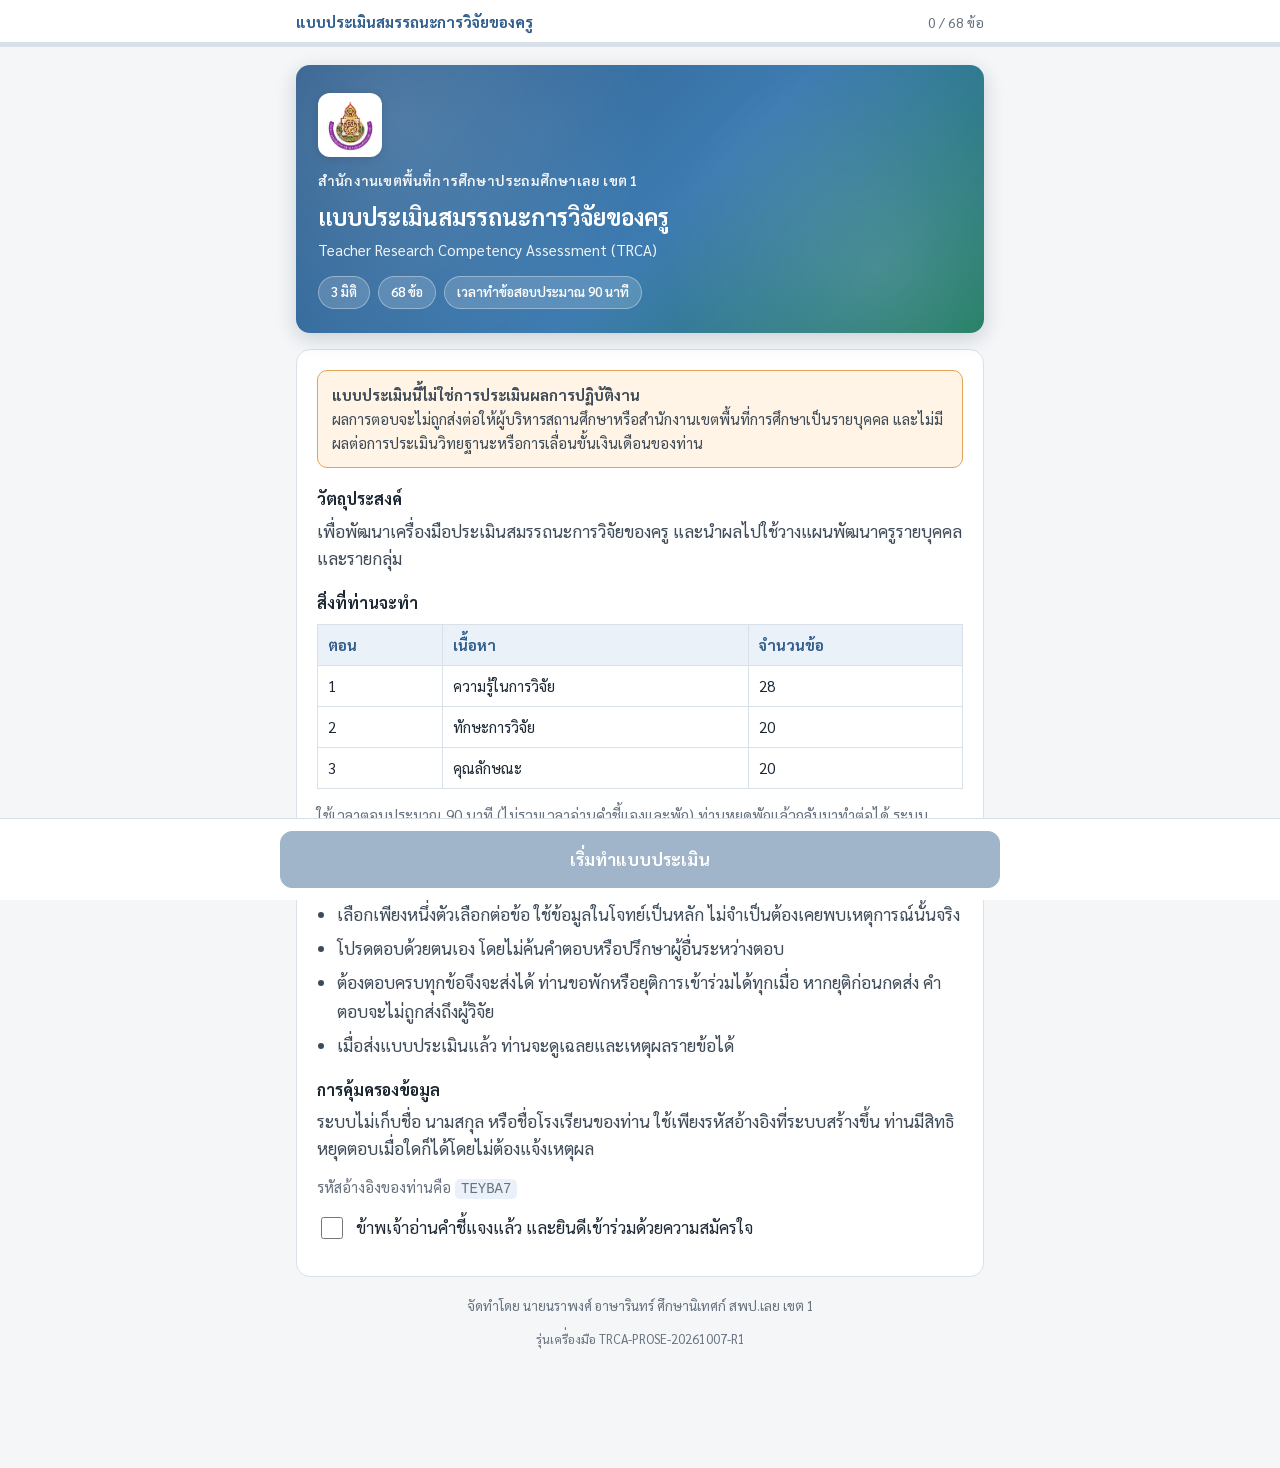
<file: index.html>
<!DOCTYPE html>
<html lang="th" data-theme="light">
<head>
<meta charset="utf-8">
<meta name="viewport" content="width=device-width, initial-scale=1, viewport-fit=cover">
<title>แบบประเมินสมรรถนะการวิจัยของครู (TRCA)</title>
<meta name="robots" content="noindex, nofollow">
<meta name="description" content="แบบประเมินสมรรถนะการวิจัยของครู 3 มิติ พัฒนาด้วยแผนที่โครงสร้างและการวัดแบบราสช์">
<link rel="stylesheet" href="css/style.css">
<link rel="preconnect" href="https://fonts.googleapis.com">
<link rel="preconnect" href="https://fonts.gstatic.com" crossorigin>
<link href="https://fonts.googleapis.com/css2?family=Sarabun:wght@400;600;700&display=swap" rel="stylesheet">
<script src="config.js"></script>
</head>
<body>

<header>
  <div class="bar">
    <span class="t" id="ptitle">แบบประเมินสมรรถนะการวิจัยของครู</span>
    <span class="c" id="pcount"></span>
  </div>
  <div class="prog"><i id="pbar" style="width:0%"></i></div>
</header>

<main id="main"></main>
<div class="actions"><div id="actions"></div></div>

<noscript>
  <div style="padding:24px">ระบบนี้ต้องเปิดใช้งาน JavaScript จึงจะทำงานได้ กรุณาเปิดใช้งานแล้วโหลดหน้านี้ใหม่</div>
</noscript>

<script type="module" src="js/app.js"></script>
</body>
</html>
</file>
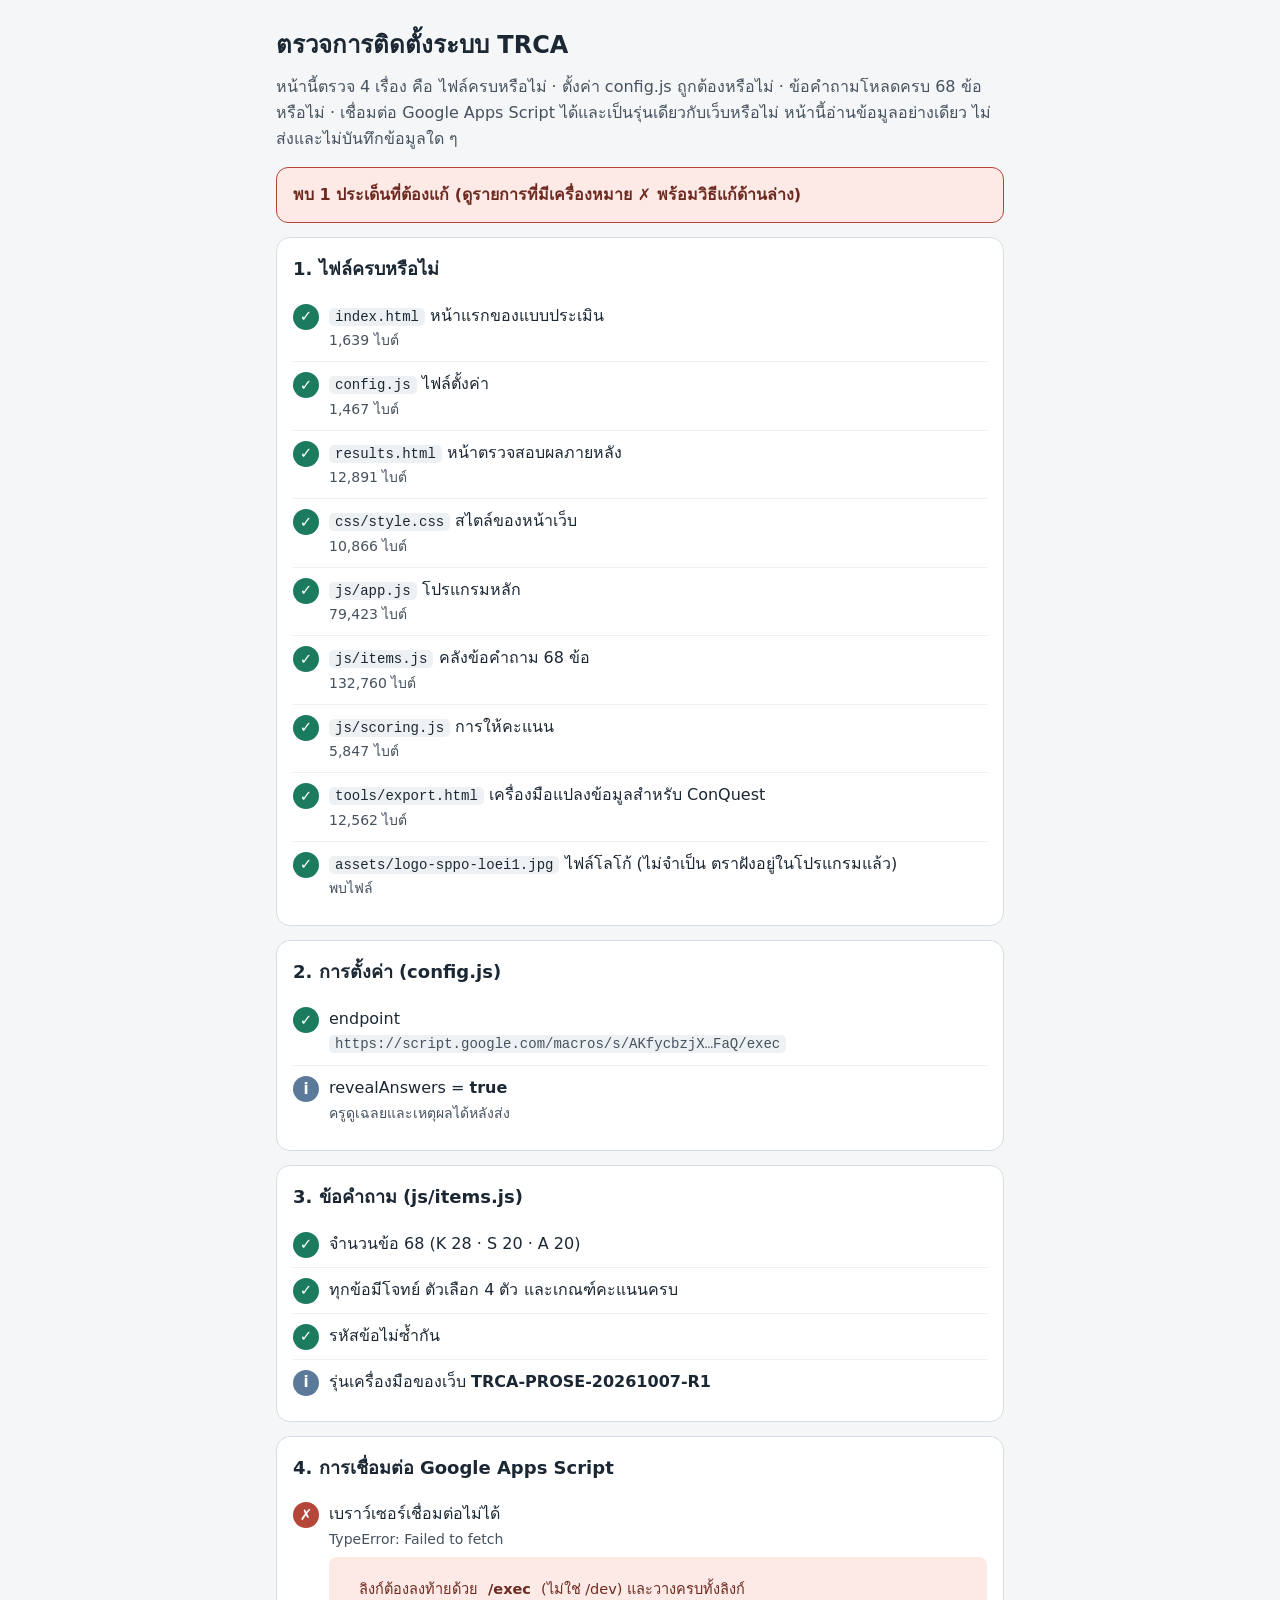
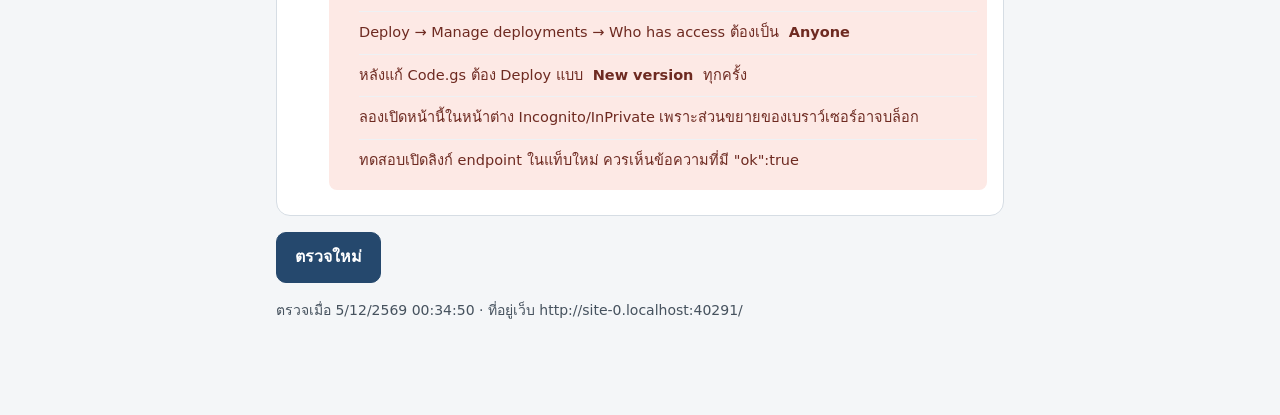
<file: check.html>
<!DOCTYPE html>
<html lang="th">
<head>
<meta charset="utf-8">
<meta name="viewport" content="width=device-width, initial-scale=1">
<meta name="robots" content="noindex, nofollow">
<title>ตรวจการติดตั้ง — TRCA</title>
<style>
  :root{--ink:#1b2733;--ink2:#46525e;--ok:#1c7a5e;--okbg:#e9f4ef;--bad:#b5473a;--badbg:#fde9e5;--warn:#8a5a00;--warnbg:#fff3dc;--line:#d6dde4}
  *{box-sizing:border-box}
  body{margin:0;background:#f4f6f8;color:var(--ink);font:16px/1.65 "Sarabun","Noto Sans Thai","Tahoma",system-ui,sans-serif}
  main{max-width:760px;margin:0 auto;padding:20px 16px 80px}
  h1{font-size:24px;margin:6px 0 8px}
  h2{font-size:18px;margin:0 0 10px}
  .lead{color:var(--ink2);margin:0 0 14px}
  section{background:#fff;border:1.5px solid var(--line);border-radius:14px;padding:16px;margin:14px 0}
  ul{list-style:none;margin:0;padding:0}
  li{display:flex;gap:10px;padding:9px 0;border-top:1px solid #eef1f4;align-items:flex-start}
  li:first-child{border-top:none}
  .ic{flex:0 0 26px;height:26px;border-radius:50%;display:grid;place-items:center;font-weight:700;font-size:15px;color:#fff;margin-top:1px}
  .ic.ok{background:var(--ok)} .ic.bad{background:var(--bad)} .ic.wait{background:#9aa5b1} .ic.info{background:#5b7a99} .ic.skip{background:#9aa5b1}
  .tx{flex:1;min-width:0;word-break:break-word}
  .tx small{display:block;color:var(--ink2);font-size:14px}
  .fix{margin:6px 0 0;padding:8px 10px;border-radius:8px;background:var(--badbg);color:#6e2a21;font-size:14.5px}
  .fix ol{margin:4px 0 0;padding-left:20px}
  .sum{padding:14px 16px;border-radius:12px;font-weight:600;border:1.5px solid var(--line);background:#fff}
  .sum.ok{background:var(--okbg);border-color:var(--ok);color:#0f5640}
  .sum.bad{background:var(--badbg);border-color:var(--bad);color:#6e2a21}
  .warnbox{padding:12px 14px;border-radius:10px;background:var(--warnbg);color:var(--warn);margin:0 0 12px;font-size:15px}
  button{font:inherit;font-weight:600;padding:11px 18px;border-radius:10px;border:1.5px solid #25486d;background:#25486d;color:#fff;cursor:pointer}
  button:focus-visible{outline:3px solid #7aa6d6;outline-offset:2px}
  code{background:#eef1f4;padding:1px 6px;border-radius:5px;font-size:14px;word-break:break-all}
  .meta{color:var(--ink2);font-size:14px;margin-top:14px}
</style>
<script src="../config.js"></script>
</head>
<body>
<main>
  <h1>ตรวจการติดตั้งระบบ TRCA</h1>
  <p class="lead">หน้านี้ตรวจ 4 เรื่อง คือ ไฟล์ครบหรือไม่ · ตั้งค่า config.js ถูกต้องหรือไม่ · ข้อคำถามโหลดครบ 68 ข้อหรือไม่ · เชื่อมต่อ Google Apps Script ได้และเป็นรุ่นเดียวกับเว็บหรือไม่
     หน้านี้อ่านข้อมูลอย่างเดียว ไม่ส่งและไม่บันทึกข้อมูลใด ๆ</p>
  <div id="fileWarn" class="warnbox" hidden>ท่านเปิดไฟล์นี้จากเครื่องของท่านโดยตรง ผลตรวจจะผิดพลาด ให้เปิดผ่านลิงก์ https:// ของ GitHub Pages แทน เช่น https://ชื่อผู้ใช้.github.io/trca-assessment/tools/check.html</div>
  <div id="sum" class="sum" role="status" aria-live="polite">กำลังตรวจ…</div>

  <section><h2>1. ไฟล์ครบหรือไม่</h2><ul id="l1"></ul></section>
  <section><h2>2. การตั้งค่า (config.js)</h2><ul id="l2"></ul></section>
  <section><h2>3. ข้อคำถาม (js/items.js)</h2><ul id="l3"></ul></section>
  <section><h2>4. การเชื่อมต่อ Google Apps Script</h2><ul id="l4"></ul></section>

  <p><button id="again" type="button">ตรวจใหม่</button></p>
  <p class="meta" id="meta"></p>
</main>

<script>
const BASE = new URL('../', location.href);
const ITEMS_VERSION = '3.1.0';          // ต้องตรงกับ ?v= ที่ js/app.js ใช้ import items.js
const REQUIRED = [
  ['index.html', 'หน้าแรกของแบบประเมิน', 800],
  ['config.js', 'ไฟล์ตั้งค่า', 30],
  ['results.html', 'หน้าตรวจสอบผลภายหลัง', 3000],
  ['css/style.css', 'สไตล์ของหน้าเว็บ', 3000],
  ['js/app.js', 'โปรแกรมหลัก', 30000],
  ['js/items.js', 'คลังข้อคำถาม 68 ข้อ', 100000],
  ['js/scoring.js', 'การให้คะแนน', 2000],
  ['tools/export.html', 'เครื่องมือแปลงข้อมูลสำหรับ ConQuest', 5000]
];
const OPTIONAL = [['assets/logo-sppo-loei1.jpg', 'ไฟล์โลโก้ (ไม่จำเป็น ตราฝังอยู่ในโปรแกรมแล้ว)']];
const $ = s => document.querySelector(s);
const esc = s => String(s).replace(/[&<>"]/g, c => ({ '&': '&amp;', '<': '&lt;', '>': '&gt;', '"': '&quot;' }[c]));
let problems = 0;

function row(list, kind, html, fix) {
  const li = document.createElement('li');
  const mark = { ok: '✓', bad: '✗', wait: '…', info: 'i', skip: '–' }[kind];
  li.innerHTML = `<span class="ic ${kind}">${mark}</span><div class="tx">${html}${fix ? `<div class="fix">${fix}</div>` : ''}</div>`;
  list.appendChild(li);
  if (kind === 'bad') problems++;
  return li;
}

async function checkFiles() {
  const list = $('#l1');
  for (const [path, label, minSize] of REQUIRED) {
    try {
      const r = await fetch(new URL(path, BASE), { cache: 'no-store' });
      if (!r.ok) {
        row(list, 'bad', `<code>${esc(path)}</code> ${esc(label)}<small>ไม่พบไฟล์ (รหัส ${r.status})</small>`,
          `ไฟล์นี้ไม่อยู่ในตำแหน่งที่ถูกต้อง เปิด repository ใน GitHub แล้วตรวจว่า <b>${esc(path)}</b> อยู่ในระดับเดียวกับ index.html (ไม่ซ้อนอยู่ในโฟลเดอร์อื่น) ถ้าไม่มี ให้อัปโหลดไฟล์นี้อีกครั้ง`);
        continue;
      }
      const size = (await r.blob()).size;
      if (size < minSize) {
        row(list, 'bad', `<code>${esc(path)}</code> ${esc(label)}<small>พบไฟล์ แต่ขนาดเพียง ${size.toLocaleString('th-TH')} ไบต์ เล็กผิดปกติ</small>`,
          `ไฟล์น่าจะอัปโหลดไม่ครบหรือถูกตัดทอน ให้อัปโหลดไฟล์ <b>${esc(path)}</b> จากชุดไฟล์สมบูรณ์ใหม่อีกครั้ง`);
      } else {
        row(list, 'ok', `<code>${esc(path)}</code> ${esc(label)}<small>${size.toLocaleString('th-TH')} ไบต์</small>`);
      }
    } catch (e) {
      row(list, 'bad', `<code>${esc(path)}</code> ${esc(label)}<small>อ่านไฟล์ไม่ได้ (${esc(e.message || e)})</small>`);
    }
  }
  for (const [path, label] of OPTIONAL) {
    try {
      const r = await fetch(new URL(path, BASE), { cache: 'no-store' });
      row(list, r.ok ? 'ok' : 'skip', `<code>${esc(path)}</code> ${esc(label)}<small>${r.ok ? 'พบไฟล์' : 'ไม่พบ ไม่มีผลต่อการทำงาน'}</small>`);
    } catch (e) { row(list, 'skip', `<code>${esc(path)}</code> ${esc(label)}<small>ไม่พบ ไม่มีผลต่อการทำงาน</small>`); }
  }
}

function endpointState() {
  const cfg = window.TRCA_CONFIG;
  const list = $('#l2');
  if (!cfg) {
    row(list, 'bad', 'อ่าน <code>config.js</code> ไม่ได้ จึงไม่มีค่าตั้งค่า', 'ตรวจข้อ 1 ว่าไฟล์ config.js อยู่ในตำแหน่งเดียวกับ index.html และมีเนื้อหาครบ');
    return { cfg: null, valid: false };
  }
  const ep = String(cfg.endpoint || '').trim();
  let valid = false;
  if (!ep) {
    row(list, 'bad', 'endpoint <small>ยังเว้นว่าง</small>',
      '<ol><li>เปิดไฟล์ <b>config.js</b> ใน GitHub (คลิกชื่อไฟล์ แล้วกดไอคอนดินสอ)</li><li>วางลิงก์ Web app ของ Apps Script ระหว่างเครื่องหมาย \' \' ที่บรรทัด endpoint</li><li>กด Commit changes แล้วรอ 1–2 นาที จากนั้นกด “ตรวจใหม่”</li></ol>');
  } else if (/\/dev$/.test(ep)) {
    row(list, 'bad', `endpoint <small><code>${esc(ep.slice(0, 40))}…${esc(ep.slice(-6))}</code></small>`,
      'ลิงก์นี้ลงท้ายด้วย <b>/dev</b> ซึ่งใช้ได้เฉพาะเจ้าของสคริปต์ ครูส่งข้อมูลไม่ได้ ให้ใช้ลิงก์ที่ลงท้ายด้วย <b>/exec</b> (Deploy → Manage deployments → คัดลอก Web app URL)');
  } else if (!/^https:\/\/script\.google\.com\/macros\/s\/[\w-]+\/exec$/.test(ep)) {
    row(list, 'bad', `endpoint <small><code>${esc(ep.slice(0, 60))}${ep.length > 60 ? '…' : ''}</code></small>`,
      'รูปแบบลิงก์ไม่ถูกต้อง ต้องเป็น <b>https://script.google.com/macros/s/…/exec</b> ตรวจว่าวางครบ ไม่มีช่องว่างหรือขึ้นบรรทัดใหม่แทรกในลิงก์');
  } else {
    valid = true;
    row(list, 'ok', `endpoint <small><code>${esc(ep.slice(0, 44))}…${esc(ep.slice(-8))}</code></small>`);
  }
  row(list, 'info', `revealAnswers = <b>${cfg.revealAnswers === false ? 'false' : 'true'}</b><small>${cfg.revealAnswers === false ? 'ยังไม่แสดงเฉลยหลังส่ง' : 'ครูดูเฉลยและเหตุผลได้หลังส่ง'}</small>`);
  return { cfg, valid, ep };
}

async function checkItems() {
  const list = $('#l3');
  try {
    const m = await import(new URL('js/items.js?v=' + ITEMS_VERSION, BASE).href);
    const I = m.ITEMS, by = d => I.filter(i => i.dim === d).length;
    const codes = new Set(I.map(i => i.code));
    const okCount = I.length === 68 && by('K') === 28 && by('S') === 20 && by('A') === 20;
    row(list, okCount ? 'ok' : 'bad', `จำนวนข้อ ${I.length} (K ${by('K')} · S ${by('S')} · A ${by('A')})`, okCount ? '' : 'ต้องมี 68 ข้อ (K 28, S 20, A 20) ให้อัปโหลด js/items.js จากชุดไฟล์สมบูรณ์ใหม่');
    const okOpt = I.every(i => i.options && i.options.length === 4 && i.scores && i.scores.length === 4 && i.stem && i.stem.length > 20);
    row(list, okOpt ? 'ok' : 'bad', 'ทุกข้อมีโจทย์ ตัวเลือก 4 ตัว และเกณฑ์คะแนนครบ', okOpt ? '' : 'พบข้อที่ข้อมูลไม่ครบ ให้อัปโหลด js/items.js ใหม่');
    row(list, codes.size === 68 ? 'ok' : 'bad', 'รหัสข้อไม่ซ้ำกัน');
    row(list, 'info', `รุ่นเครื่องมือของเว็บ <b>${esc(m.INSTRUMENT_VERSION)}</b>`);
    return m.INSTRUMENT_VERSION;
  } catch (e) {
    row(list, 'bad', `โหลด <code>js/items.js</code> ไม่ได้<small>${esc(e.message || e)}</small>`, 'ตรวจข้อ 1 ว่าไฟล์อยู่ครบและขนาดปกติ แล้วอัปโหลดใหม่');
    return null;
  }
}

async function checkServer(state, version) {
  const list = $('#l4');
  if (!state.valid) { row(list, 'skip', 'ข้ามการตรวจ เพราะยังไม่มีลิงก์ endpoint ที่ใช้ได้ (ดูข้อ 2)'); return; }
  const ctl = new AbortController();
  const timer = setTimeout(() => ctl.abort(), 20000);
  try {
    const r = await fetch(state.ep, { cache: 'no-store', signal: ctl.signal });
    const text = await r.text();
    let j = null; try { j = JSON.parse(text); } catch (e) { /* ไม่ใช่ JSON */ }
    if (j && j.ok === true && j.service === 'TRCA') {
      row(list, 'ok', 'เชื่อมต่อ Google Apps Script ได้ และตอบกลับถูกต้อง');
      if (j.instrument === version && version) {
        row(list, 'ok', `Code.gs เป็นรุ่นเดียวกับเว็บ <small>${esc(j.instrument)}</small>`);
      } else {
        row(list, 'bad', `Code.gs รุ่น <b>${esc(j.instrument || 'ไม่ระบุ (รุ่นเก่า)')}</b> ไม่ตรงกับเว็บรุ่น <b>${esc(version || '?')}</b>`,
          '<ol><li>เปิดไฟล์ server/Code.gs ใหม่จากชุดไฟล์สมบูรณ์ คัดลอกทั้งหมดไปวางทับใน Apps Script แล้วกด Save</li><li>Deploy → Manage deployments → ไอคอนดินสอ → Version: <b>New version</b> → Deploy</li><li>กด “ตรวจใหม่”</li></ol>แม้ยังไม่ตรงรุ่น ระบบจะปฏิเสธข้อมูลของครูทุกคนจนกว่าจะแก้');
      }
    } else {
      row(list, 'bad', 'ได้หน้าอื่นที่ไม่ใช่คำตอบจาก Code.gs', 'มักเกิดจากตั้งสิทธิ์ Web app ไม่เป็น <b>Anyone</b> (Deploy → Manage deployments → Who has access = Anyone) หรือโค้ดใน Apps Script ยังไม่ใช่ไฟล์ Code.gs ของระบบนี้');
    }
  } catch (e) {
    const timeout = e && e.name === 'AbortError';
    row(list, 'bad', timeout ? 'ไม่มีการตอบกลับภายใน 20 วินาที' : 'เบราว์เซอร์เชื่อมต่อไม่ได้ <small>TypeError: Failed to fetch</small>',
      '<ol><li>ลิงก์ต้องลงท้ายด้วย <b>/exec</b> (ไม่ใช่ /dev) และวางครบทั้งลิงก์</li><li>Deploy → Manage deployments → Who has access ต้องเป็น <b>Anyone</b></li><li>หลังแก้ Code.gs ต้อง Deploy แบบ <b>New version</b> ทุกครั้ง</li><li>ลองเปิดหน้านี้ในหน้าต่าง Incognito/InPrivate เพราะส่วนขยายของเบราว์เซอร์อาจบล็อก</li><li>ทดสอบเปิดลิงก์ endpoint ในแท็บใหม่ ควรเห็นข้อความที่มี "ok":true</li></ol>');
  } finally { clearTimeout(timer); }
}

async function run() {
  problems = 0;
  ['#l1', '#l2', '#l3', '#l4'].forEach(s => { $(s).innerHTML = ''; });
  $('#sum').className = 'sum'; $('#sum').textContent = 'กำลังตรวจ…';
  $('#fileWarn').hidden = location.protocol !== 'file:';
  await checkFiles();
  const state = endpointState();
  const version = await checkItems();
  await checkServer(state, version);
  const s = $('#sum');
  if (problems === 0) { s.className = 'sum ok'; s.textContent = 'ผ่านทุกข้อ ระบบพร้อมเก็บข้อมูล แนะนำให้ทดสอบตอบจนส่งสำเร็จอีกหนึ่งรอบ แล้วลบแถวข้อมูลทดสอบในชีตก่อนแจกครู'; }
  else { s.className = 'sum bad'; s.textContent = `พบ ${problems} ประเด็นที่ต้องแก้ (ดูรายการที่มีเครื่องหมาย ✗ พร้อมวิธีแก้ด้านล่าง)`; }
  $('#meta').textContent = `ตรวจเมื่อ ${new Date().toLocaleString('th-TH')} · ที่อยู่เว็บ ${BASE.href}`;
}
$('#again').onclick = run;
run();
</script>
</body>
</html>
</file>
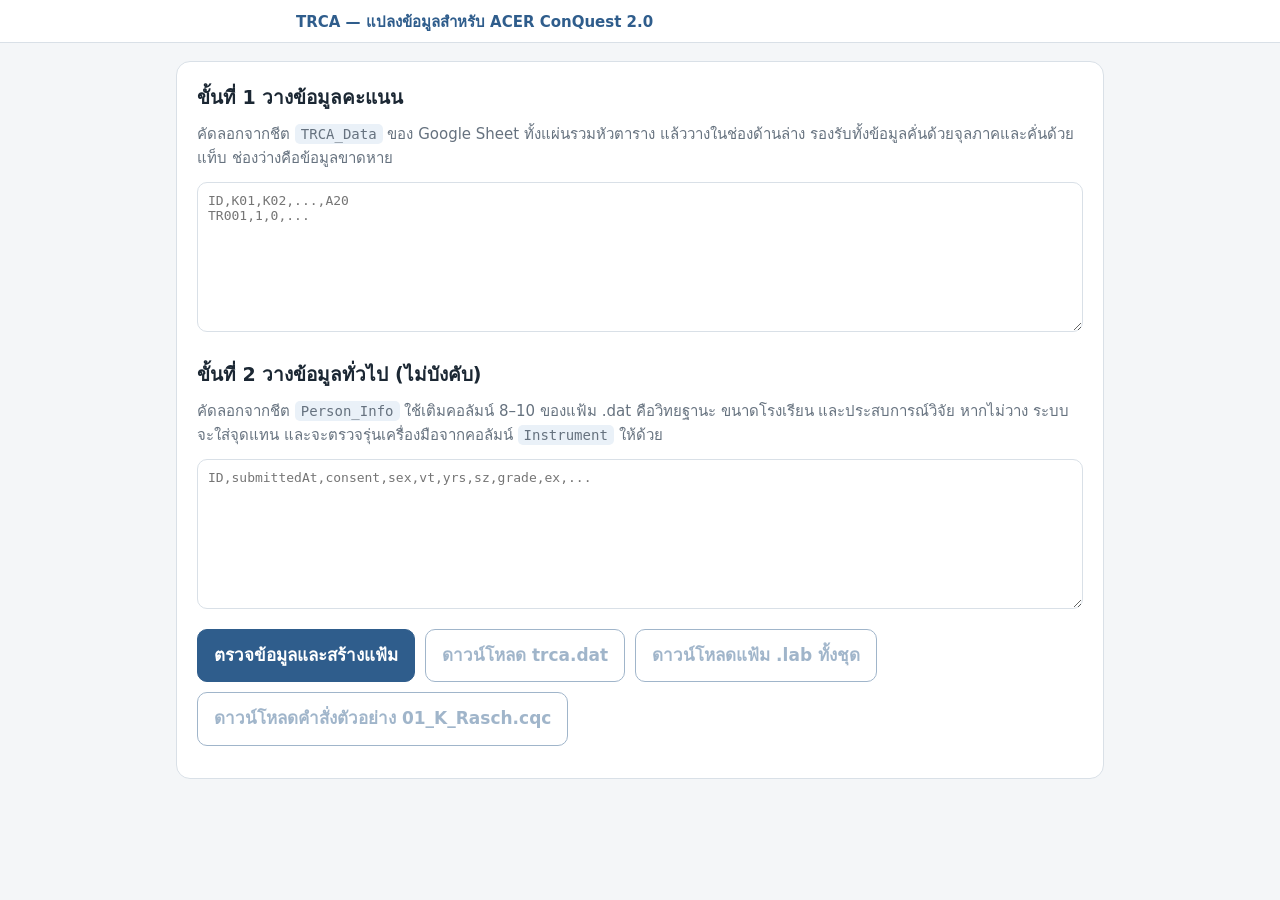
<file: export.html>
<!DOCTYPE html>
<html lang="th" data-theme="light">
<head>
<meta charset="utf-8">
<meta name="robots" content="noindex, nofollow">
<meta name="viewport" content="width=device-width, initial-scale=1, viewport-fit=cover">
<title>TRCA — แปลงข้อมูลสำหรับ ACER ConQuest 2.0</title>
<link rel="stylesheet" href="../css/style.css">
<style>
  main{max-width:960px;padding-bottom:40px}
  textarea{width:100%;min-height:150px;font-family:ui-monospace,Menlo,Consolas,monospace;
    font-size:13px;border:1.5px solid var(--line);border-radius:10px;padding:10px;
    background:var(--card);color:var(--ink)}
  .row{display:flex;gap:10px;flex-wrap:wrap;margin:12px 0}
  .row button{flex:0 0 auto;padding:12px 16px;border-radius:10px;border:1.5px solid var(--k);
    background:var(--k);color:#fff;font:inherit;font-weight:700;cursor:pointer}
  .row button.ghost{background:transparent;color:var(--k)}
  .row button:disabled{opacity:.45;cursor:not-allowed}
  pre{background:var(--sel);padding:12px;border-radius:10px;overflow:auto;font-size:13px;
    max-height:320px;color:var(--ink)}
  .bad{color:#B5473A;font-weight:700}
  .good{color:#1C7A5E;font-weight:700}
</style>
</head>
<body>
<header><div class="bar"><span class="t">TRCA — แปลงข้อมูลสำหรับ ACER ConQuest 2.0</span></div></header>
<main>

<div class="card">
  <h2>ขั้นที่ 1 วางข้อมูลคะแนน</h2>
  <p class="muted">คัดลอกจากชีต <code>TRCA_Data</code> ของ Google Sheet ทั้งแผ่นรวมหัวตาราง แล้ววางในช่องด้านล่าง
     รองรับทั้งข้อมูลคั่นด้วยจุลภาคและคั่นด้วยแท็บ ช่องว่างคือข้อมูลขาดหาย</p>
  <textarea id="scored" placeholder="ID,K01,K02,...,A20&#10;TR001,1,0,..."></textarea>

  <h2 style="margin-top:18px">ขั้นที่ 2 วางข้อมูลทั่วไป (ไม่บังคับ)</h2>
  <p class="muted">คัดลอกจากชีต <code>Person_Info</code> ใช้เติมคอลัมน์ 8–10 ของแฟ้ม .dat
     คือวิทยฐานะ ขนาดโรงเรียน และประสบการณ์วิจัย หากไม่วาง ระบบจะใส่จุดแทน
     และจะตรวจรุ่นเครื่องมือจากคอลัมน์ <code>Instrument</code> ให้ด้วย</p>
  <textarea id="person" placeholder="ID,submittedAt,consent,sex,vt,yrs,sz,grade,ex,..."></textarea>

  <div class="row">
    <button id="go">ตรวจข้อมูลและสร้างแฟ้ม</button>
    <button id="dat" class="ghost" disabled>ดาวน์โหลด trca.dat</button>
    <button id="lab" class="ghost" disabled>ดาวน์โหลดแฟ้ม .lab ทั้งชุด</button>
    <button id="cqc" class="ghost" disabled>ดาวน์โหลดคำสั่งตัวอย่าง 01_K_Rasch.cqc</button>
  </div>
</div>

<div class="card hide" id="rep">
  <h2>รายงานตรวจคุณภาพข้อมูล</h2>
  <div id="repbody"></div>
</div>

<div class="card hide" id="prev">
  <h2>ตัวอย่างแฟ้ม trca.dat สิบบรรทัดแรก</h2>
  <p class="muted">ทุกบรรทัดต้องกว้าง 79 อักขระเท่ากัน ใช้ <code>.</code> แทนข้อมูลขาดหาย</p>
  <pre id="prevbody"></pre>
</div>

</main>
<script>
const K=[],S=[],A=[];
for(let i=1;i<=28;i++)K.push('K'+String(i).padStart(2,'0'));
for(let i=1;i<=20;i++)S.push('S'+String(i).padStart(2,'0'));
for(let i=1;i<=20;i++)A.push('A'+String(i).padStart(2,'0'));
const ALL=[...K,...S,...A], MISS='.';
// DOK ที่เสนอรายข้อของมิติ K ตามตาราง 4.3 ของเอกสาร (เป็นข้อเสนอเพื่อตรวจ ไม่ใช่ระดับความสามารถหรือความยาก)
const DOK_K=[1, 2, 2, 3, 2, 2, 3, 3, 1, 2, 3, 2, 1, 2, 2, 3, 2, 2, 2, 3, 1, 2, 2, 3, 1, 2, 2, 3];
const EXPECTED_INSTRUMENT='TRCA-PROSE-20261007-R1';   // ต้องตรงกับ INSTRUMENT_VERSION ใน js/items.js และ ACCEPTED_INSTRUMENT ใน server/Code.gs
let DAT='',LABS=null;

const $=s=>document.querySelector(s);
function parse(txt){
  const t=txt.trim(); if(!t)return null;
  const sep=t.split('\n')[0].includes('\t')?'\t':',';
  const rows=t.split(/\r?\n/).map(l=>l.split(sep).map(c=>c.trim()));
  const head=rows.shift();
  return rows.filter(r=>r.some(c=>c!=='')).map(r=>Object.fromEntries(head.map((h,i)=>[h,r[i]??''])));
}
function dl(name,text){
  const a=document.createElement('a');
  a.href=URL.createObjectURL(new Blob([text.replace(/\r?\n/g,'\r\n')],{type:'text/plain;charset=utf-8'}));   // ขึ้นบรรทัดแบบ Windows
  a.download=name;a.click();URL.revokeObjectURL(a.href);
}

$('#go').onclick=()=>{
  const rows=parse($('#scored').value);
  if(!rows){alert('กรุณาวางข้อมูลคะแนนก่อน');return;}
  const miss=ALL.filter(c=>!(c in rows[0]));
  const out=[],warn=[],info=[];
  if(miss.length){warn.push(`ไม่พบคอลัมน์ ${miss.length} คอลัมน์ ได้แก่ ${miss.slice(0,8).join(', ')}${miss.length>8?' …':''}`);}

  const per=parse($('#person').value);
  const pmap={}; if(per)per.forEach(p=>{pmap[p.ID]={vt:p.vt,sz:p.sz,ex:p.ex,ins:(p.Instrument||'').trim()};});

  // ---------- ตรวจคุณภาพ ----------
  const naItem={},cat={},bad=[];
  ALL.forEach(c=>{naItem[c]=0;cat[c]={};});
  const DIMS={K,S,A}, over={K:0,S:0,A:0};
  rows.forEach(r=>{
    ALL.forEach(c=>{
      const v=(r[c]??'').toString().trim();
      if(v===''){naItem[c]++;}
      else{
        const n=Number(v);
        const maxv=c[0]==='K'?1:3;
        if(!Number.isInteger(n)||n<0||n>maxv)bad.push(`${r.ID}:${c}=${v}`);
        cat[c][v]=(cat[c][v]||0)+1;
      }
    });
    for(const d of ['K','S','A']){
      const miss=DIMS[d].filter(c=>(r[c]??'').toString().trim()==='').length;
      if(miss/DIMS[d].length>0.10)over[d]++;
    }
  });
  const N=rows.length;
  info.push(`จำนวนผู้ตอบ <b>${N}</b> คน  จำนวนข้อ <b>${ALL.length}</b> ข้อ`);
  const nm=d=>DIMS[d].reduce((s,c)=>s+naItem[c],0);
  info.push(`ช่องว่าง (ข้อมูลขาดหาย): มิติ K <b>${nm('K')}</b> ช่อง  มิติ S <b>${nm('S')}</b> ช่อง  มิติ A <b>${nm('A')}</b> ช่อง`);
  const nmAll=nm('K')+nm('S')+nm('A');
  if(nmAll>0)warn.push(`พบช่องว่างรวม ${nmAll} ช่อง ระบบเว็บบังคับตอบครบทุกข้อ ช่องว่างจึงไม่ควรมีในข้อมูลจากเว็บ ให้ตรวจที่มา (เช่น แถวที่กรอกจากแบบกระดาษ หรือนำเข้าผิดพลาด) ช่องว่างคือข้อมูลขาดหาย ไม่ใช่คะแนน 0`);
  const dn={K:'ความรู้ (K)',S:'ทักษะ (S)',A:'คุณลักษณะ (A)'};
  for(const d of ['K','S','A'])
    if(over[d]>0)warn.push(`ผู้ตอบ <b>${over[d]}</b> คน (${(100*over[d]/N).toFixed(1)}%) มีช่องว่างในมิติ${dn[d]} เกินร้อยละ 10 ของมิตินั้น — ACER ConQuest 2.0 อาจประมาณค่าความสามารถของกลุ่มนี้ไม่ได้ ตรวจผลต่อความลำเอียงก่อนตัดสินใจคัดออกหรือคงไว้`);

  // ตรวจรุ่นเครื่องมือ (ต้องวาง Person_Info ที่มีคอลัมน์ Instrument)
  if(per){
    const ins={}; per.forEach(p=>{const k=(p.Instrument||'').trim()||'(ไม่ระบุ)'; ins[k]=(ins[k]||0)+1;});
    const keys=Object.keys(ins);
    info.push('รุ่นเครื่องมือในข้อมูล: '+keys.map(k=>`<b>${k}</b> ${ins[k]} คน`).join(' · '));
    if(keys.length>1||keys[0]!==EXPECTED_INSTRUMENT)
      warn.push(`พบข้อมูลที่ไม่ใช่รุ่นเครื่องมือ ${EXPECTED_INSTRUMENT} ทั้งหมด (${keys.map(k=>`${k}: ${ins[k]} คน`).join(', ')}) — ห้ามรวมคำตอบต่างรุ่นเป็นชุดเดียวกัน ให้แยกแถวของรุ่นอื่นออกก่อนสร้างแฟ้ม`);
  } else {
    info.push('ยังไม่ได้วาง Person_Info จึงตรวจรุ่นเครื่องมือไม่ได้');
  }
  if(bad.length)warn.push(`พบค่าผิดช่วง ${bad.length} ช่อง เช่น ${bad.slice(0,5).join(', ')}`);

  // ข้อที่มีบางระดับคะแนนน้อยเกินไป
  const thin=[];
  ALL.forEach(c=>{
    const maxv=c[0]==='K'?1:3;
    for(let k=0;k<=maxv;k++){const n=cat[c][String(k)]||0; if(n<3)thin.push(`${c} ระดับ ${k} มี ${n} คน`);}
  });
  if(thin.length)warn.push(`ข้อที่มีผู้ตอบบางระดับน้อยกว่า 3 คน ซึ่งอาจประมาณค่าขีดจำกัดไม่ได้: ${thin.slice(0,10).join(' · ')}${thin.length>10?' …':''}`);
  const hiNA=ALL.filter(c=>naItem[c]/N>0.10).map(c=>`${c} ${(100*naItem[c]/N).toFixed(0)}%`);
  if(hiNA.length)warn.push(`ข้อที่มีช่องว่างเกินร้อยละ 10: ${hiNA.slice(0,12).join(' · ')}${hiNA.length>12?' …':''} — ควรตรวจที่มาของช่องว่างและความชัดเจนของข้อเหล่านี้`);

  // ---------- สร้างแฟ้ม .dat ----------
  const lines=rows.map(r=>{
    const id=String(r.ID??'').padEnd(6,' ').slice(0,6);
    const d=pmap[r.ID]||{};
    const f=v=>{const s=String(v??'').trim();return s.length===1?s:MISS;};
    let L=id+' '+f(d.vt)+f(d.sz)+f(d.ex)+' ';
    ALL.forEach(c=>{const v=(r[c]??'').toString().trim();L+=(v===''?MISS:v);});
    return L;
  });
  const widths=new Set(lines.map(l=>l.length));
  if(widths.size!==1||!widths.has(79))warn.push(`ความกว้างบรรทัดไม่คงที่หรือไม่เท่ากับ 79 อักขระ พบ ${[...widths].join(', ')}`);
  DAT=lines.join('\n')+'\n';

  LABS={
    'trca_K.lab':'===> item\n'+K.map((c,i)=>`${i+1} ${c}_DOK${DOK_K[i]}`).join('\n')+'\n',
    'trca_S.lab':'===> item\n'+S.map((c,i)=>`${i+1} ${c}`).join('\n')+'\n',
    'trca_A.lab':'===> item\n'+A.map((c,i)=>`${i+1} ${c}`).join('\n')+'\n',
    'trca_all.lab':'===> item\n'+ALL.map((c,i)=>`${i+1} ${c}`).join('\n')+'\n'
  };

  $('#repbody').innerHTML =
    '<p>'+info.join('<br>')+'</p>'+
    (warn.length
      ? '<h3 class="bad">ประเด็นที่ต้องตรวจก่อนวิเคราะห์</h3><ul>'+warn.map(w=>'<li>'+w+'</li>').join('')+'</ul>'
      : '<p class="good">ผ่านการตรวจเบื้องต้นทุกรายการ</p>');
  $('#rep').classList.remove('hide');
  $('#prevbody').textContent=lines.slice(0,10).join('\n');
  $('#prev').classList.remove('hide');
  ['dat','lab','cqc'].forEach(id=>$('#'+id).disabled=false);
};

$('#dat').onclick=()=>dl('trca.dat',DAT);
$('#lab').onclick=()=>Object.entries(LABS).forEach(([n,t])=>dl(n,t));
$('#cqc').onclick=()=>dl('01_K_Rasch.cqc',
`title TRCA K 28 items dichotomous Rasch;
directory;
datafile trca.dat;
format id 1-6 vt 8 sz 9 ex 10 responses 12-39;
labels << trca_K.lab;
set constraints=cases,warnings=no;
model item;
codes 0,1;
export parameters >> K_uni.prm;
estimate;
show!tables=1:2:3:4:5:9,estimates=latent >> K_uni.shw;
itanal >> K_uni.itn;
show cases !estimates=mle >> K_uni.mle;
show cases !estimates=eap >> K_uni.eap;
export designmatrix >> K_uni.dsm;
`);
</script>
</body>
</html>
</file>
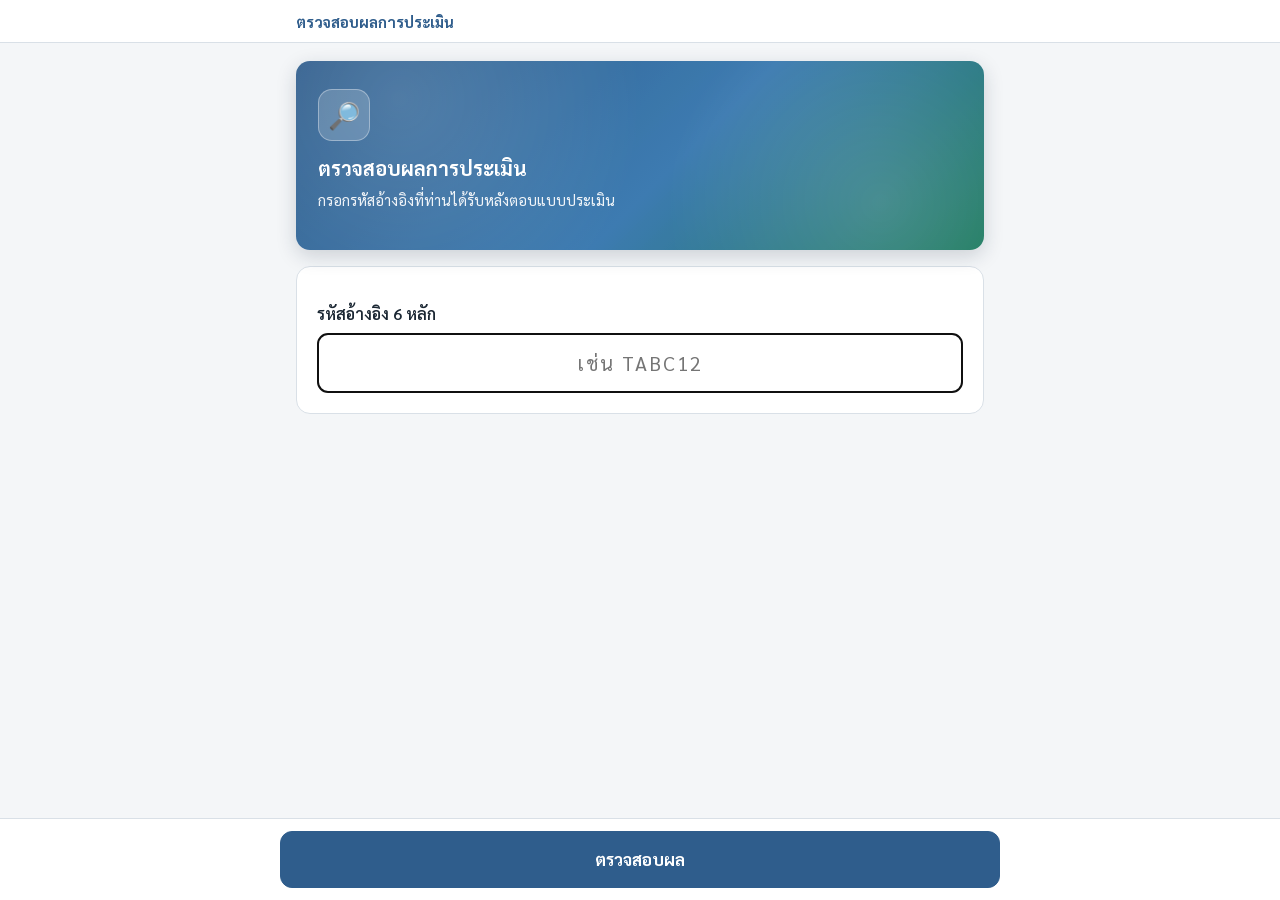
<file: results.html>
<!DOCTYPE html>
<html lang="th" data-theme="light">
<head>
<meta charset="utf-8">
<meta name="viewport" content="width=device-width, initial-scale=1, viewport-fit=cover">
<meta name="robots" content="noindex, nofollow">
<title>ตรวจสอบผลการประเมิน — TRCA</title>
<link rel="stylesheet" href="css/style.css">
<link rel="preconnect" href="https://fonts.googleapis.com">
<link rel="preconnect" href="https://fonts.gstatic.com" crossorigin>
<link href="https://fonts.googleapis.com/css2?family=Sarabun:wght@400;600;700&display=swap" rel="stylesheet">
<style>
  .lv{display:flex;gap:14px;align-items:flex-start;padding:16px;border:1.5px solid var(--line);
    border-radius:12px;margin-bottom:12px}
  .lv .num{flex:0 0 44px;height:44px;border-radius:50%;display:grid;place-items:center;
    font-size:19px;font-weight:700;color:#fff}
  .lv .body h4{margin:0 0 4px;font-size:16px}
  .lv .body p{margin:0;font-size:14px;color:var(--ink2)}
  .tbar{height:8px;border-radius:99px;background:var(--line);overflow:hidden;margin:6px 0 2px}
  .tbar>i{display:block;height:100%}
  .tsc{font-size:13px;color:var(--ink3)}
</style>
<script src="config.js"></script>
</head>
<body>
<header><div class="bar"><span class="t">ตรวจสอบผลการประเมิน</span></div></header>
<main id="main" style="max-width:720px;margin:0 auto;padding:18px 16px 100px"></main>
<div class="actions"><div id="actions"></div></div>

<script>
const ENDPOINT = (window.TRCA_CONFIG || {}).endpoint || '';
const $ = s => document.querySelector(s);
const el = (t,c,x) => { const e=document.createElement(t); if(c)e.className=c; if(x!=null)e.innerHTML=x; return e; };

const LEVELS = {
  K: { color:'var(--k)', name:'ความรู้ในการวิจัย', items:[
    { n:0, title:'ผู้ที่ยังไม่แสดงความรู้พื้นฐาน', d:'ยังไม่สามารถแสดงความรู้ขั้นต่ำได้ แม้ได้รับตัวอย่างหรือตัวช่วย' },
    { n:1, title:'ผู้รับรู้มโนทัศน์พื้นฐาน', d:'ระลึก บอก ระบุ และจำแนกความรู้พื้นฐานตามรูปแบบที่คุ้นเคยได้' },
    { n:2, title:'ผู้เข้าใจกระบวนการวิจัย', d:'อธิบายความสัมพันธ์ เปรียบเทียบ และใช้มโนทัศน์กับสถานการณ์ที่คุ้นเคยได้' },
    { n:3, title:'นักออกแบบและวางแผนการวิจัย', d:'ใช้เหตุผล เลือก ตัดสินใจ และออกแบบการวิจัยได้อย่างเป็นระบบ' },
    { n:4, title:'นักประเมินและประยุกต์ใช้ความรู้', d:'สังเคราะห์ ประเมิน วิพากษ์ และถ่ายโอนความรู้ไปใช้ในสถานการณ์ใหม่ได้' } ] },
  S: { color:'var(--s)', name:'ทักษะการวิจัย', items:[
    { n:0, title:'ผู้ที่ยังไม่สามารถปฏิบัติขั้นพื้นฐาน', d:'ยังไม่แสดงการปฏิบัติขั้นต่ำ แม้มีแบบฟอร์ม ตัวอย่าง และการช่วยเหลือใกล้ชิด' },
    { n:1, title:'ผู้ปฏิบัติตามแบบอย่าง', d:'ปฏิบัติตามกฎหรือแบบฟอร์มทีละขั้นอย่างเคร่งครัด ต้องมีผู้กำกับตลอด' },
    { n:2, title:'ผู้ปฏิบัติจากประสบการณ์', d:'ปฏิบัติได้เมื่อสถานการณ์คล้ายที่เคยพบ แต่ยังจัดลำดับความสำคัญไม่ได้เมื่อเงื่อนไขเปลี่ยน' },
    { n:3, title:'ผู้ปฏิบัติได้ด้วยตนเอง', d:'วางแผนครบวงจรเอง จัดลำดับความสำคัญ ให้เหตุผลของการตัดสินใจ และรับผิดชอบผล' },
    { n:4, title:'ผู้ชำนาญและนำผู้อื่น', d:'มองสถานการณ์เป็นภาพรวม ปรับได้ทันทีเมื่อหน้างานเปลี่ยน และขยายผลสู่ผู้อื่น' } ] },
  A: { color:'var(--a)', name:'คุณลักษณะ', items:[
    { n:0, title:'ผู้ยังไม่ตระหนักและไม่ตอบสนอง', d:'ยังไม่ปรากฏการรับรู้หรือการตอบสนองขั้นต่ำต่อคุณค่าของการวิจัย' },
    { n:1, title:'ผู้ตระหนักรู้และตอบสนอง', d:'สนใจ ตั้งคำถาม และปฏิบัติตามหลักพื้นฐานเมื่อมีผู้กำกับ' },
    { n:2, title:'ผู้เห็นคุณค่าและรับผิดชอบ', d:'ยึดถือคุณค่าและเลือกทำเองแม้ไม่มีผู้กำหนด ยอมลงแรงเพิ่ม' },
    { n:3, title:'ผู้จัดระบบคุณค่าและกำกับตนเอง', d:'จัดลำดับคุณค่าที่ขัดกันได้อย่างมีเหตุผล และรับผิดชอบต่อคุณภาพงานโดยไม่ต้องมีผู้ติดตาม' },
    { n:4, title:'ผู้นำทางจริยธรรมและการเรียนรู้', d:'คุณค่าเป็นลักษณะประจำที่คงเส้นคงวาข้ามสถานการณ์ และแผ่ไปสู่ผู้อื่น' } ] }
};

function screenIntro() {
  const main = $('#main'); main.innerHTML = '';
  const banner = el('div','banner',`
    <div class="bicon">🔎</div>
    <h1 style="font-size:20px">ตรวจสอบผลการประเมิน</h1>
    <p class="sub">กรอกรหัสอ้างอิงที่ท่านได้รับหลังตอบแบบประเมิน</p>`);
  main.appendChild(banner);

  const c = el('div','card');
  c.appendChild(el('label','f','รหัสอ้างอิง 6 หลัก'));
  const inp = document.createElement('input'); inp.type='text'; inp.maxLength=6;
  inp.style.textTransform='uppercase'; inp.style.fontSize='20px'; inp.style.letterSpacing='2px';
  inp.style.textAlign='center'; inp.placeholder='เช่น TABC12';
  const q = new URLSearchParams(location.search).get('id');
  if (q) inp.value = q.toUpperCase().slice(0,6);
  c.appendChild(inp);
  const err = el('p','note hide'); c.appendChild(err);
  main.appendChild(c);

  const box = el('div','in');
  const btn = el('button','btn wide','ตรวจสอบผล');
  btn.onclick = () => lookup(inp.value.trim().toUpperCase(), err, btn);
  box.appendChild(btn);
  $('#actions').innerHTML=''; $('#actions').appendChild(box);
  inp.focus();
}

async function lookup(id, err, btn) {
  err.classList.add('hide');
  if (!/^[A-Z0-9]{6}$/.test(id)) { err.textContent='กรุณากรอกรหัส 6 หลักให้ถูกต้อง'; err.classList.remove('hide'); return; }
  if (!ENDPOINT) { err.textContent='หน้านี้ยังไม่ได้เชื่อมต่อปลายทางข้อมูล — เวอร์ชันเผยแพร่จริงต้องตั้งค่า endpoint ก่อน'; err.classList.remove('hide'); return; }
  btn.disabled = true; btn.textContent = 'กำลังตรวจสอบ…';
  try {
    const r = await fetch(ENDPOINT, { method:'POST', redirect:'follow',
      headers:{'Content-Type':'text/plain;charset=utf-8'},
      body: JSON.stringify({ action:'checkResult', id }) });
    const j = await r.json();
    if (!j.ok) { err.textContent = j.error || 'เกิดข้อผิดพลาด'; err.classList.remove('hide'); btn.disabled=false; btn.textContent='ตรวจสอบผล'; return; }
    if (!j.published) { showNotReady(); return; }
    if (!j.found) { showNotFound(); return; }
    showResult(j.data);
  } catch (e) {
    err.textContent = 'เชื่อมต่อไม่สำเร็จ กรุณาลองใหม่'; err.classList.remove('hide');
    btn.disabled=false; btn.textContent='ตรวจสอบผล';
  }
}

function showNotReady() {
  const main = $('#main'); main.innerHTML='';
  const c = el('div','card');
  c.appendChild(el('h2',null,'ยังไม่เปิดให้ตรวจสอบผล'));
  c.appendChild(el('p',null,'ผู้วิจัยกำลังเก็บข้อมูลและวิเคราะห์ผลอยู่ กรุณากลับมาตรวจสอบอีกครั้งภายหลัง'));
  main.appendChild(c);
  $('#actions').innerHTML=''; const b=el('button','btn ghost','กลับไปกรอกรหัสใหม่'); b.onclick=screenIntro; $('#actions').appendChild(b);
}
function showNotFound() {
  const main = $('#main'); main.innerHTML='';
  const c = el('div','card');
  c.appendChild(el('h2',null,'ไม่พบรหัสนี้ในระบบ'));
  c.appendChild(el('p',null,'กรุณาตรวจสอบว่าพิมพ์รหัสถูกต้อง หรือท่านอาจยังไม่ได้ส่งแบบประเมิน'));
  main.appendChild(c);
  $('#actions').innerHTML=''; const b=el('button','btn ghost','ลองใหม่'); b.onclick=screenIntro; $('#actions').appendChild(b);
}

function showResult(d) {
  const main = $('#main'); main.innerHTML='';
  const banner = el('div','banner',`
    <div class="bicon">📊</div>
    <h1 style="font-size:20px">ผลการประเมินของท่าน</h1>
    <p class="sub">รหัสอ้างอิง ${d.id}</p>`);
  main.appendChild(banner);

  ['K','S','A'].forEach(dim => {
    const L = LEVELS[dim]; const lv = d['Level_'+dim]; const t = d['T_'+dim];
    if (lv == null || lv === '') return;
    const item = L.items.find(x => x.n === Number(lv)) || L.items[0];
    const c = el('div','card');
    c.appendChild(el('span','tag',L.name));
    if (t != null && t !== '') {
      c.appendChild(el('p','tsc', `คะแนนมาตรฐาน T = ${t}`));
      const pct = Math.max(0, Math.min(100, (Number(t)-20)/60*100));
      const bar = el('div','tbar'); const i=document.createElement('i');
      i.style.width=pct+'%'; i.style.background=L.color; bar.appendChild(i); c.appendChild(bar);
    }
    const box = el('div','lv'); box.style.marginTop='14px';
    const num = el('div','num', String(item.n)); num.style.background = L.color;
    box.appendChild(num);
    const body = el('div','body', `<h4>ระดับ ${item.n}  ${item.title}</h4><p>${item.d}</p>`);
    box.appendChild(body);
    c.appendChild(box);
    main.appendChild(c);
  });

  const note = el('div','card');
  note.innerHTML = `<p class="muted">ผลนี้เป็นระดับสมรรถนะที่ประมาณจากคำตอบของท่านร่วมกับผู้ตอบท่านอื่นทั้งหมด
    โดยใช้แบบจำลองการวัดของราสช์ ค่าที่ได้ใช้เพื่อการพัฒนาตนเองและการวางแผนของเขตพื้นที่การศึกษาเท่านั้น
    มิได้มีผลต่อการประเมินวิทยฐานะหรือการปฏิบัติงานของท่านแต่อย่างใด</p>`;
  main.appendChild(note);

  $('#actions').innerHTML='';
  const b = el('button','btn ghost','ตรวจสอบรหัสอื่น'); b.onclick = screenIntro;
  $('#actions').appendChild(b);
}

screenIntro();
</script>
</body>
</html>
</file>
<file: css/style.css>
/* style.css — TRCA Online Assessment  ออกแบบสำหรับมือถือเป็นหลัก */

:root{
  --ink:#1B2733; --ink2:#3D4A57; --ink3:#66727F;
  --line:#D9E0E7; --bg:#F4F6F8; --card:#FFFFFF;
  --k:#2F5D8C; --s:#1C7A5E; --a:#8C4A2F;
  --accent:var(--k);
  --sel:#EAF1F8; --selbd:#2F5D8C;
  --warn:#FFF4E5; --warnbd:#E0A458;
  --ok:#E9F4EF; --okbd:#1C7A5E;
  --r:14px; --maxw:720px;
  box-sizing:border-box;
  padding-top:env(safe-area-inset-top,0px);
  padding-bottom:env(safe-area-inset-bottom,0px);
}
*,*::before,*::after{box-sizing:inherit}
html{scroll-padding-top:env(safe-area-inset-top,0px);-webkit-text-size-adjust:100%}
body{
  margin:0;background:var(--bg);color:var(--ink);
  font-family:"Sarabun","TH Sarabun New","Noto Sans Thai","Leelawadee UI",system-ui,sans-serif;
  font-size:17px;line-height:1.6;
}
@media (prefers-color-scheme:dark){
  :root:not([data-theme="light"]){
    --ink:#E8ECF1; --ink2:#C3CCD6; --ink3:#95A1AE;
    --line:#33414F; --bg:#141A20; --card:#1C242C;
    --sel:#23364A; --warn:#3A2F1E; --ok:#1B2E27;
  }
}
:root[data-theme="dark"]{
  --ink:#E8ECF1; --ink2:#C3CCD6; --ink3:#95A1AE;
  --line:#33414F; --bg:#141A20; --card:#1C242C;
  --sel:#23364A; --warn:#3A2F1E; --ok:#1B2E27;
}

/* ---------- แถบบน ---------- */
header{
  position:sticky;top:env(safe-area-inset-top,0px);z-index:20;
  background:var(--card);border-bottom:1px solid var(--line);
}
.bar{max-width:var(--maxw);margin:0 auto;padding:10px 16px 8px;
  display:flex;align-items:center;gap:12px}
.bar .t{font-weight:700;font-size:15px;color:var(--accent);flex:1}
.bar .c{font-size:14px;color:var(--ink3);font-variant-numeric:tabular-nums}
.prog{height:4px;background:var(--line)}
.prog>i{display:block;height:100%;background:var(--accent);transition:width .25s ease}

/* ---------- เนื้อหา ---------- */
main{max-width:var(--maxw);margin:0 auto;padding:18px 16px 120px}
.card{background:var(--card);border:1px solid var(--line);border-radius:var(--r);
  padding:20px;margin-bottom:16px}
h1{font-size:22px;margin:0 0 6px;line-height:1.35}
h2{font-size:19px;margin:0 0 10px}
h3{font-size:16px;margin:18px 0 6px}
p{margin:0 0 12px;color:var(--ink2)}
.muted{color:var(--ink3);font-size:15px}
.tag{display:inline-block;font-size:13px;padding:3px 10px;border-radius:999px;
  background:var(--sel);color:var(--accent);font-weight:600}
.note{background:var(--warn);border:1px solid var(--warnbd);border-radius:10px;
  padding:12px 14px;font-size:15px;color:var(--ink2);margin-bottom:14px}
.okbox{background:var(--ok);border:1px solid var(--okbd);border-radius:10px;
  padding:12px 14px;font-size:15px;color:var(--ink2)}
.stem{font-size:17.5px;font-weight:400;line-height:1.85;margin:6px 0 18px;color:var(--ink)}
/* โจทย์เป็นความเรียงหลายบรรทัด ใช้ตัวปกติและเว้นบรรทัดกว้างขึ้นให้อ่านง่ายบนมือถือ */

/* ---------- ตัวเลือก ---------- */
.opts{display:flex;flex-direction:column;gap:10px}
.opt{
  display:flex;gap:12px;align-items:flex-start;width:100%;text-align:left;
  background:var(--card);border:1.5px solid var(--line);border-radius:12px;
  padding:14px;font:inherit;color:var(--ink);cursor:pointer;
  transition:border-color .12s,background .12s;
  -webkit-tap-highlight-color:transparent;
}
.opt:hover{border-color:var(--accent)}
.opt:focus-visible{outline:3px solid var(--accent);outline-offset:2px}
.opt[aria-checked="true"]{background:var(--sel);border-color:var(--selbd)}
.opt .n{
  flex:0 0 28px;height:28px;border-radius:50%;border:1.5px solid var(--line);
  display:grid;place-items:center;font-size:14px;font-weight:700;color:var(--ink3)
}
.opt[aria-checked="true"] .n{background:var(--accent);border-color:var(--accent);color:#fff}
.opt.na{border-style:dashed}
.opt .x{flex:1;line-height:1.55}

/* ---------- ปุ่ม ---------- */
.actions{
  position:fixed;left:0;right:0;bottom:0;z-index:20;
  background:var(--card);border-top:1px solid var(--line);
  padding:12px 16px calc(12px + env(safe-area-inset-bottom,0px));
}
.actions .in{max-width:var(--maxw);margin:0 auto;display:flex;gap:10px}
button.btn{
  flex:1;padding:14px 18px;border-radius:12px;border:1.5px solid var(--accent);
  background:var(--accent);color:#fff;font:inherit;font-weight:700;cursor:pointer;
  min-height:48px;
}
button.btn.ghost{background:transparent;color:var(--accent)}
button.btn:disabled{opacity:.45;cursor:not-allowed}
button.btn.wide{flex:2}

/* ---------- ฟอร์ม ---------- */
label.f{display:block;font-weight:600;margin:14px 0 6px;font-size:16px}
select,input[type=text]{
  width:100%;padding:13px 12px;border-radius:10px;border:1.5px solid var(--line);
  background:var(--card);color:var(--ink);font:inherit;min-height:48px
}
.chk{display:flex;gap:10px;align-items:flex-start;margin:14px 0}
.chk input{width:22px;height:22px;margin-top:3px;flex:0 0 auto}

/* ---------- รายการทบทวน ---------- */
.grid{display:grid;grid-template-columns:repeat(auto-fill,minmax(58px,1fr));gap:8px}
.gcell{padding:10px 4px;text-align:center;border-radius:9px;border:1.5px solid var(--line);
  font-size:14px;font-weight:600;background:var(--card);cursor:pointer;color:var(--ink2)}
.gcell.done{background:var(--sel);border-color:var(--selbd);color:var(--accent)}
.gcell.miss{background:var(--warn);border-color:var(--warnbd)}

table{width:100%;border-collapse:collapse;font-size:15px;margin:8px 0 14px}
th,td{border:1px solid var(--line);padding:8px 10px;text-align:left}
th{background:var(--sel);color:var(--accent);font-weight:700}
code{background:var(--sel);padding:2px 6px;border-radius:5px;font-size:14px}
.hide{display:none !important}

/* ---------- แบนเนอร์หน้าแรก ---------- */
.banner{
  background:linear-gradient(135deg,var(--k) 0%,#3E7CB1 55%,var(--s) 100%);
  border-radius:var(--r);margin-bottom:16px;padding:28px 22px 24px;
  color:#fff;position:relative;overflow:hidden;
  box-shadow:0 6px 20px rgba(20,40,60,.18);
}
.banner::before{
  content:"";position:absolute;inset:0;opacity:.14;pointer-events:none;
  background-image:radial-gradient(circle at 15% 20%,#fff 0,transparent 40%),
                    radial-gradient(circle at 85% 75%,#fff 0,transparent 35%);
}
.banner .blogo{margin-bottom:12px}
.banner .blogo img{
  height:64px;width:auto;max-width:100%;display:block;
  background:#fff;border-radius:12px;padding:6px;
  box-shadow:0 2px 8px rgba(0,0,0,.15)
}
.banner .bicon{
  width:52px;height:52px;border-radius:14px;background:rgba(255,255,255,.18);
  display:grid;place-items:center;font-size:26px;margin-bottom:14px;
  border:1px solid rgba(255,255,255,.35)
}
.banner .org{
  color:rgba(255,255,255,.95);font-size:14px;font-weight:600;
  margin:0 0 10px;letter-spacing:.2px
}
.banner h1{color:#fff;margin:0 0 6px;font-size:23px}
.banner .sub{color:rgba(255,255,255,.92);font-size:15px;margin:0 0 14px}
.banner .chips{display:flex;gap:8px;flex-wrap:wrap;position:relative}
.banner .chip{
  background:rgba(255,255,255,.16);border:1px solid rgba(255,255,255,.35);
  border-radius:999px;padding:5px 12px;font-size:13px;font-weight:600
}
@media (prefers-color-scheme:dark){
  :root:not([data-theme="light"]) .banner{box-shadow:0 6px 24px rgba(0,0,0,.4)}
}

/* ---------- คำชี้แจงแบบข้อสั้น ---------- */
.note ul{margin:8px 0 0;padding-left:20px}
.note li{margin:6px 0;line-height:1.65}
.note li:first-child{font-weight:600}

.vtag{font-size:12.5px;color:var(--ink3);text-align:center;margin:4px 0 0}

/* ---------- รายการข้อควรทราบในหน้ายินยอม ---------- */
ul.plain{margin:6px 0 12px;padding-left:20px;color:var(--ink2)}
ul.plain li{margin:6px 0;line-height:1.65}

/* ---------- หน้าเฉลยและเหตุผล ---------- */
:root{--okfg:#1C7A5E;--badfg:#B5473A}
@media (prefers-color-scheme:dark){:root:not([data-theme="light"]){--okfg:#5BC49F;--badfg:#F08A7A}}
:root[data-theme="dark"]{--okfg:#5BC49F;--badfg:#F08A7A}

.tabs{display:flex;gap:8px;margin:14px 0 6px}
button.tab{
  flex:1;min-height:44px;padding:10px 6px;border-radius:10px;border:1.5px solid var(--line);
  background:var(--card);font:inherit;font-weight:600;color:var(--ink2);cursor:pointer
}
button.tab[aria-pressed="true"]{background:var(--accent);border-color:var(--accent);color:#fff}
button.tab:focus-visible{outline:3px solid var(--accent);outline-offset:2px}

details.rv{border:1.5px solid var(--line);border-radius:12px;margin:10px 0;background:var(--card)}
details.rv>summary{
  display:flex;justify-content:space-between;align-items:center;gap:10px;padding:12px 14px;
  cursor:pointer;font-weight:600;list-style:none
}
details.rv>summary::-webkit-details-marker{display:none}
details.rv>summary::after{content:"▾";color:var(--ink3);flex:0 0 auto}
details.rv[open]>summary::after{content:"▴"}
details.rv>summary:focus-visible{outline:3px solid var(--accent);outline-offset:2px;border-radius:10px}
details.rv .rvs{flex:1;text-align:right;font-size:15px}
details.rv.ok{border-color:var(--okbd)}
details.rv.ok .rvs{color:var(--okfg)}
details.rv.bad .rvs{color:var(--badfg)}
details.rv.skip .rvs{color:var(--ink3)}
details.rv.sc .rvs{color:var(--accent)}
.rvb{padding:2px 14px 14px}
.rvstem{font-size:16px;line-height:1.8;margin:6px 0 12px;color:var(--ink)}
.rvopts{list-style:none;margin:0;padding:0;display:flex;flex-direction:column;gap:8px}
.rvopts li{display:flex;gap:10px;padding:10px 12px;border:1.5px solid var(--line);border-radius:10px}
.rvopts li.best{border-color:var(--okbd);background:var(--ok)}
.rvopts li.mine{box-shadow:inset 0 0 0 2px var(--selbd)}
.rvopts .n{
  flex:0 0 26px;height:26px;border-radius:50%;border:1.5px solid var(--line);
  display:grid;place-items:center;font-size:13px;font-weight:700;color:var(--ink3)
}
.rvopts .x{flex:1;display:flex;flex-direction:column;gap:6px;line-height:1.65;font-size:15.5px}
.tgs{display:flex;gap:6px;flex-wrap:wrap}
.tg{font-size:12.5px;font-weight:700;padding:2px 9px;border-radius:999px}
.tg.me{background:var(--sel);color:var(--accent);border:1px solid var(--selbd)}
.tg.key{background:var(--ok);color:var(--okfg);border:1px solid var(--okbd)}
.tg.sc{background:var(--bg);color:var(--ink3);border:1px solid var(--line)}
.why{font-size:14px;color:var(--ink3);line-height:1.6}
.rvwhy{margin:12px 0 0;padding:10px 12px;background:var(--sel);border-radius:10px;font-size:15px;color:var(--ink2);line-height:1.7}
.dist{display:grid;grid-template-columns:repeat(4,1fr);gap:8px;margin:10px 0}
.dist>div{text-align:center;padding:8px 4px;border:1.5px solid var(--line);border-radius:10px;background:var(--card)}
.dist b{display:block;font-size:18px;color:var(--accent)}
.dist span{font-size:12.5px;color:var(--ink3)}
</file>
